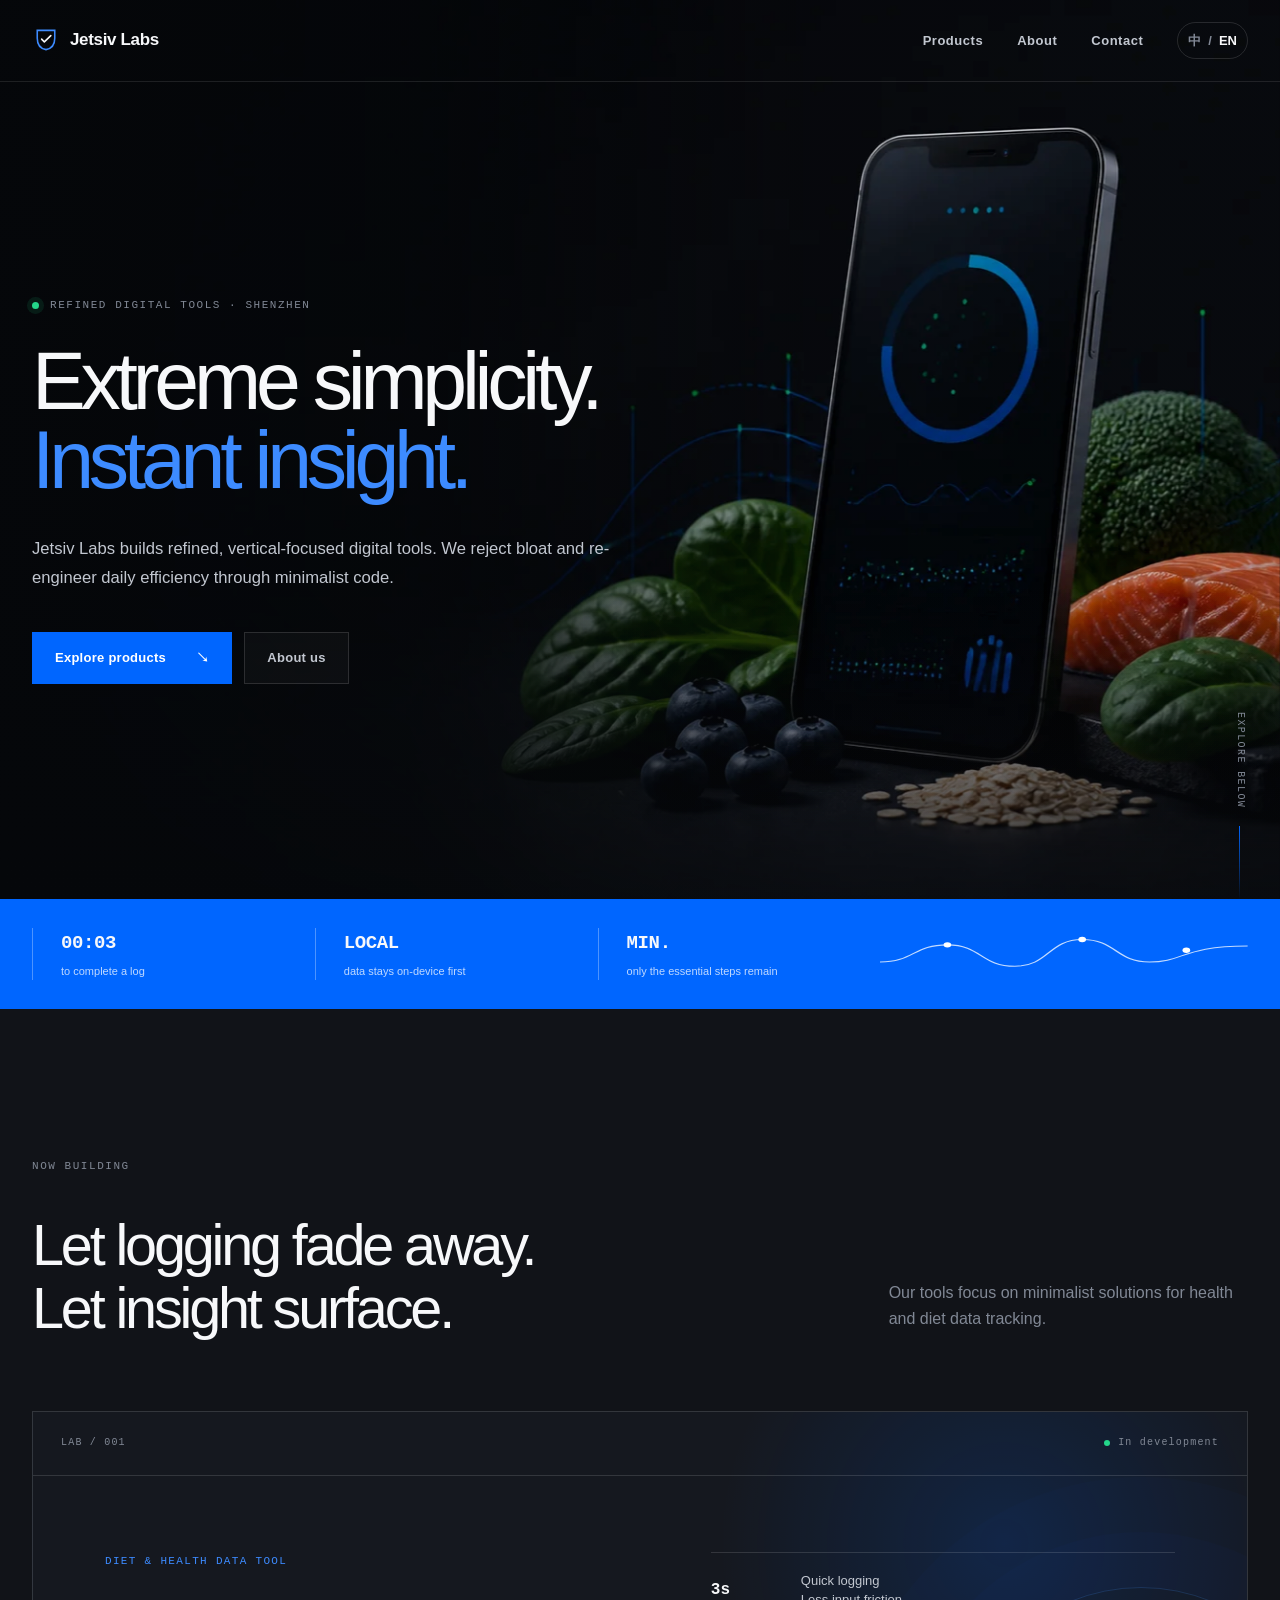
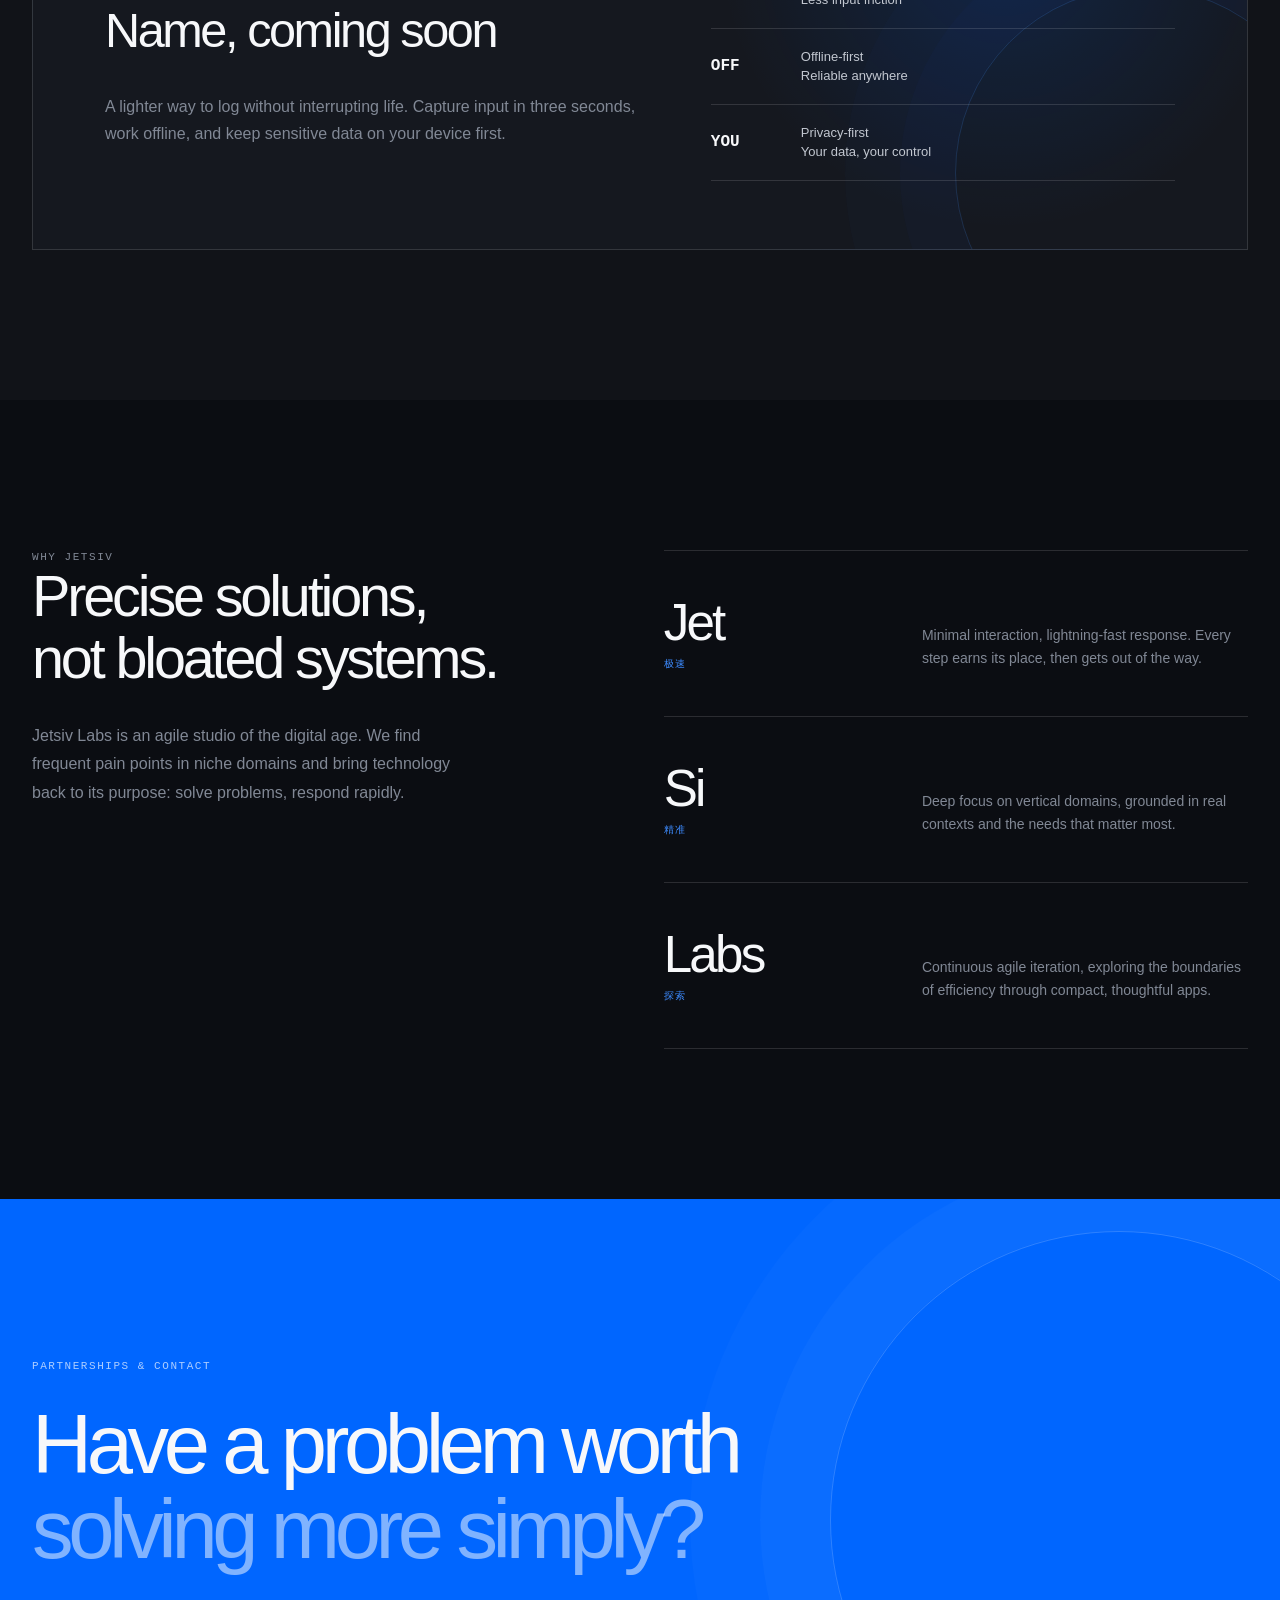
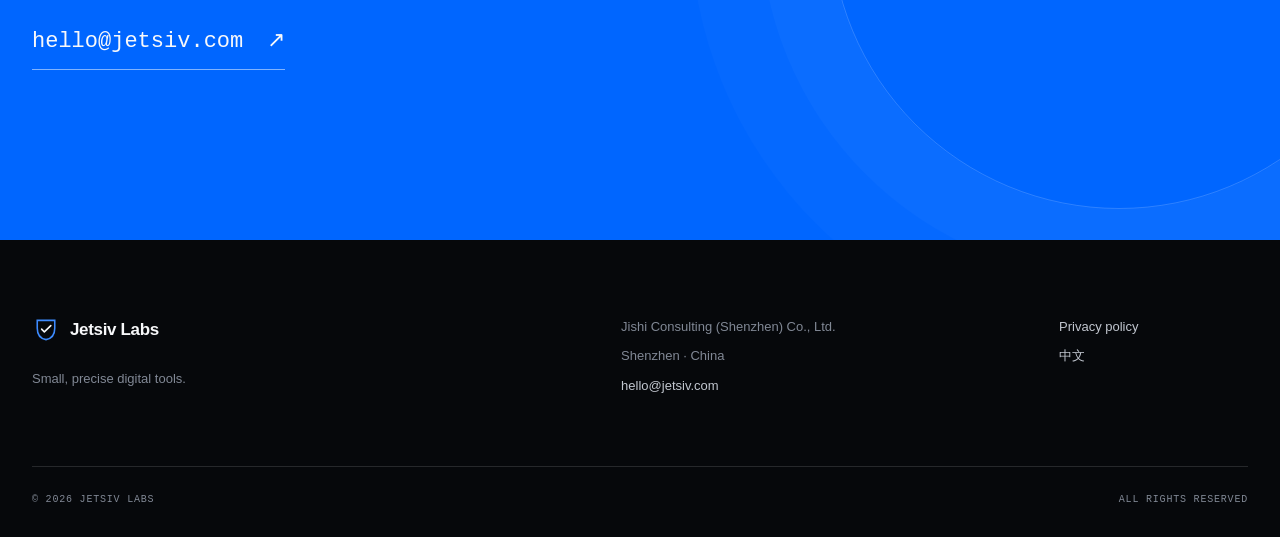
<file: index.html>
<!doctype html>
<html lang="zh-CN">
  <head>
    <meta charset="UTF-8">
    <meta name="viewport" content="width=device-width, initial-scale=1">
    <meta name="theme-color" content="#080a0e">
    <meta name="description" content="Jetsiv Labs 专注于构建极简、精准、尊重隐私的垂直数字工具。">
    <meta property="og:type" content="website">
    <meta property="og:title" content="Jetsiv Labs — 极致简洁，即刻洞察">
    <meta property="og:description" content="极简、精准、尊重隐私的垂直数字工具。">
    <meta property="og:image" content="assets/jetsiv-hero.png">
    <meta property="og:locale" content="zh_CN">
    <title>Jetsiv Labs — 极致简洁，即刻洞察</title>
    <link rel="icon" href="favicon.svg" type="image/svg+xml">
    <link rel="stylesheet" href="styles.css">
    <script type="application/ld+json">
      {
        "@context": "https://schema.org",
        "@type": "Organization",
        "name": "极时咨询（深圳）有限公司",
        "alternateName": "Jetsiv Labs",
        "email": "hello@jetsiv.com",
        "address": {
          "@type": "PostalAddress",
          "addressLocality": "深圳",
          "addressCountry": "CN"
        }
      }
    </script>
  </head>
  <body>
    <a class="skip-link" href="#main" data-i18n="skip">跳到主要内容</a>

    <header class="site-header" data-header>
      <a class="brand" href="#top" aria-label="Jetsiv Labs 首页">
        <svg class="brand-mark" viewBox="0 0 32 32" aria-hidden="true">
          <path d="M6 5h20v9c0 8-4.4 12-10 13-5.6-1-10-5-10-13V5Z" />
          <path d="m11 15 3.1 3.1L21.5 11" />
        </svg>
        <span>Jetsiv Labs</span>
      </a>

      <button class="nav-toggle" type="button" aria-expanded="false" aria-controls="site-nav" data-nav-toggle>
        <span class="sr-only" data-i18n="menu">打开菜单</span>
        <span></span><span></span>
      </button>

      <nav class="site-nav" id="site-nav" aria-label="主要导航" data-nav>
        <a href="#products" data-i18n="navProducts">探索</a>
        <a href="#about" data-i18n="navAbout">理念</a>
        <a href="#contact" data-i18n="navContact">联系</a>
        <button class="language-switch" type="button" data-language aria-label="Switch to English">
          <span class="language-active">中</span><span aria-hidden="true">/</span><span>EN</span>
        </button>
      </nav>
    </header>

    <main id="main">
      <section class="hero" id="top" aria-labelledby="hero-title">
        <picture>
          <source srcset="assets/jetsiv-hero.webp" type="image/webp">
          <img class="hero-image" src="assets/jetsiv-hero.png" alt="智能手机与健康食材构成的饮食数据记录场景" width="1672" height="941" fetchpriority="high">
        </picture>
        <div class="hero-shade"></div>
        <div class="hero-content shell">
          <p class="eyebrow hero-eyebrow"><span class="status-dot"></span><span data-i18n="heroEyebrow">精巧数字工具 · 深圳</span></p>
          <h1 id="hero-title" data-i18n="heroTitle">极致简洁，<br><em>即刻洞察。</em></h1>
          <p class="hero-copy" data-i18n="heroCopy">Jetsiv Labs 专注于构建垂直领域的精巧数字工具。我们拒绝臃肿，用极简代码重构你的日常效率。</p>
          <div class="hero-actions">
            <a class="button button-primary" href="#products"><span data-i18n="explore">探索我们的产品</span><span aria-hidden="true">↘</span></a>
            <a class="button button-quiet" href="#about" data-i18n="aboutUs">了解我们</a>
          </div>
        </div>
        <a class="scroll-cue" href="#products" aria-label="滚动到产品">
          <span data-i18n="scroll">向下探索</span><span class="scroll-line" aria-hidden="true"></span>
        </a>
      </section>

      <section class="signal-strip" aria-label="产品原则">
        <div class="signal-track shell">
          <div><span>00:03</span><small data-i18n="signalSpeed">完成一次记录</small></div>
          <div><span>LOCAL</span><small data-i18n="signalLocal">数据优先留在设备</small></div>
          <div><span>MIN.</span><small data-i18n="signalMin">只保留真正必要的步骤</small></div>
          <svg viewBox="0 0 240 42" preserveAspectRatio="none" aria-hidden="true">
            <path d="M0 28C22 28 22 12 44 12s22 20 44 20 22-25 44-25 22 21 44 21 22-15 64-15" />
            <circle cx="44" cy="12" r="2.5" /><circle cx="132" cy="7" r="2.5" /><circle cx="200" cy="17" r="2.5" />
          </svg>
        </div>
      </section>

      <section class="section products-section" id="products" aria-labelledby="products-title">
        <div class="shell">
          <div class="section-heading">
            <p class="eyebrow" data-i18n="productsEyebrow">正在构建</p>
            <h2 id="products-title" data-i18n="productsTitle">让记录退到幕后，<br>让洞察自然浮现。</h2>
            <p data-i18n="productsIntro">我们的工具专注于健康与饮食数据记录的极简方案。</p>
          </div>

          <article class="product-card">
            <div class="product-meta">
              <span class="product-index">LAB / 001</span>
              <span class="build-status"><i></i><span data-i18n="inDevelopment">研发中</span></span>
            </div>
            <div class="product-body">
              <div>
                <p class="product-kicker" data-i18n="productKicker">饮食与健康数据工具</p>
                <h3 data-i18n="productName">名称，即将揭晓</h3>
                <p class="product-description" data-i18n="productDescription">不打断生活的轻量记录方式。三秒完成输入，离线也能使用，敏感数据优先留在你的设备中。</p>
              </div>
              <ul class="feature-list">
                <li><span class="feature-number">3s</span><span data-i18n="featureQuick">极速记录<br>减少输入负担</span></li>
                <li><span class="feature-number">OFF</span><span data-i18n="featureOffline">离线优先<br>随时可靠可用</span></li>
                <li><span class="feature-number">YOU</span><span data-i18n="featurePrivacy">隐私优先<br>数据由你掌控</span></li>
              </ul>
            </div>
          </article>
        </div>
      </section>

      <section class="section about-section" id="about" aria-labelledby="about-title">
        <div class="shell about-grid">
          <div class="section-heading sticky-heading">
            <p class="eyebrow" data-i18n="aboutEyebrow">为什么是极时</p>
            <h2 id="about-title" data-i18n="aboutTitle">精准解法，<br>不做庞大系统。</h2>
            <p data-i18n="aboutIntro">“极时”并非传统咨询，而是数字时代的敏捷实验室。我们挖掘细分人群的高频痛点，让科技回归本质：解决问题，极速响应。</p>
          </div>

          <div class="principles">
            <article class="principle">
              <div class="principle-word">Jet<span>极速</span></div>
              <p data-i18n="jetText">交互极简，响应迅捷。每一步都经过取舍，用完即走。</p>
            </article>
            <article class="principle">
              <div class="principle-word">Si<span>精准</span></div>
              <p data-i18n="siText">深耕垂直领域，从真实场景出发，只解决最核心的需求。</p>
            </article>
            <article class="principle">
              <div class="principle-word">Labs<span>探索</span></div>
              <p data-i18n="labsText">持续敏捷迭代，用小而美的应用探索效率边界。</p>
            </article>
          </div>
        </div>
      </section>

      <section class="contact-section" id="contact" aria-labelledby="contact-title">
        <div class="shell contact-inner">
          <p class="eyebrow" data-i18n="contactEyebrow">合作与联系</p>
          <h2 id="contact-title" data-i18n="contactTitle">有一个值得被<br><em>更简单解决</em>的问题？</h2>
          <a class="contact-link" href="mailto:hello@jetsiv.com">hello@jetsiv.com <span aria-hidden="true">↗</span></a>
        </div>
      </section>
    </main>

    <footer class="site-footer">
      <div class="shell footer-grid">
        <div>
          <a class="brand footer-brand" href="#top">
            <svg class="brand-mark" viewBox="0 0 32 32" aria-hidden="true"><path d="M6 5h20v9c0 8-4.4 12-10 13-5.6-1-10-5-10-13V5Z" /><path d="m11 15 3.1 3.1L21.5 11" /></svg>
            <span>Jetsiv Labs</span>
          </a>
          <p data-i18n="footerTagline">小而精准的数字工具。</p>
        </div>
        <div class="footer-info">
          <p data-i18n="company">极时咨询（深圳）有限公司</p>
          <p data-i18n="location">中国 · 深圳</p>
          <a href="mailto:hello@jetsiv.com">hello@jetsiv.com</a>
        </div>
        <div class="footer-links">
          <a href="privacy.html" data-i18n="privacy">隐私政策</a>
          <button type="button" data-language data-i18n="languageName">English</button>
        </div>
      </div>
      <div class="shell footer-bottom">
        <span>© 2026 Jetsiv Labs</span>
        <span data-i18n="rights">保留所有权利</span>
      </div>
    </footer>

    <script src="app.js" defer></script>
  </body>
</html>
</file>
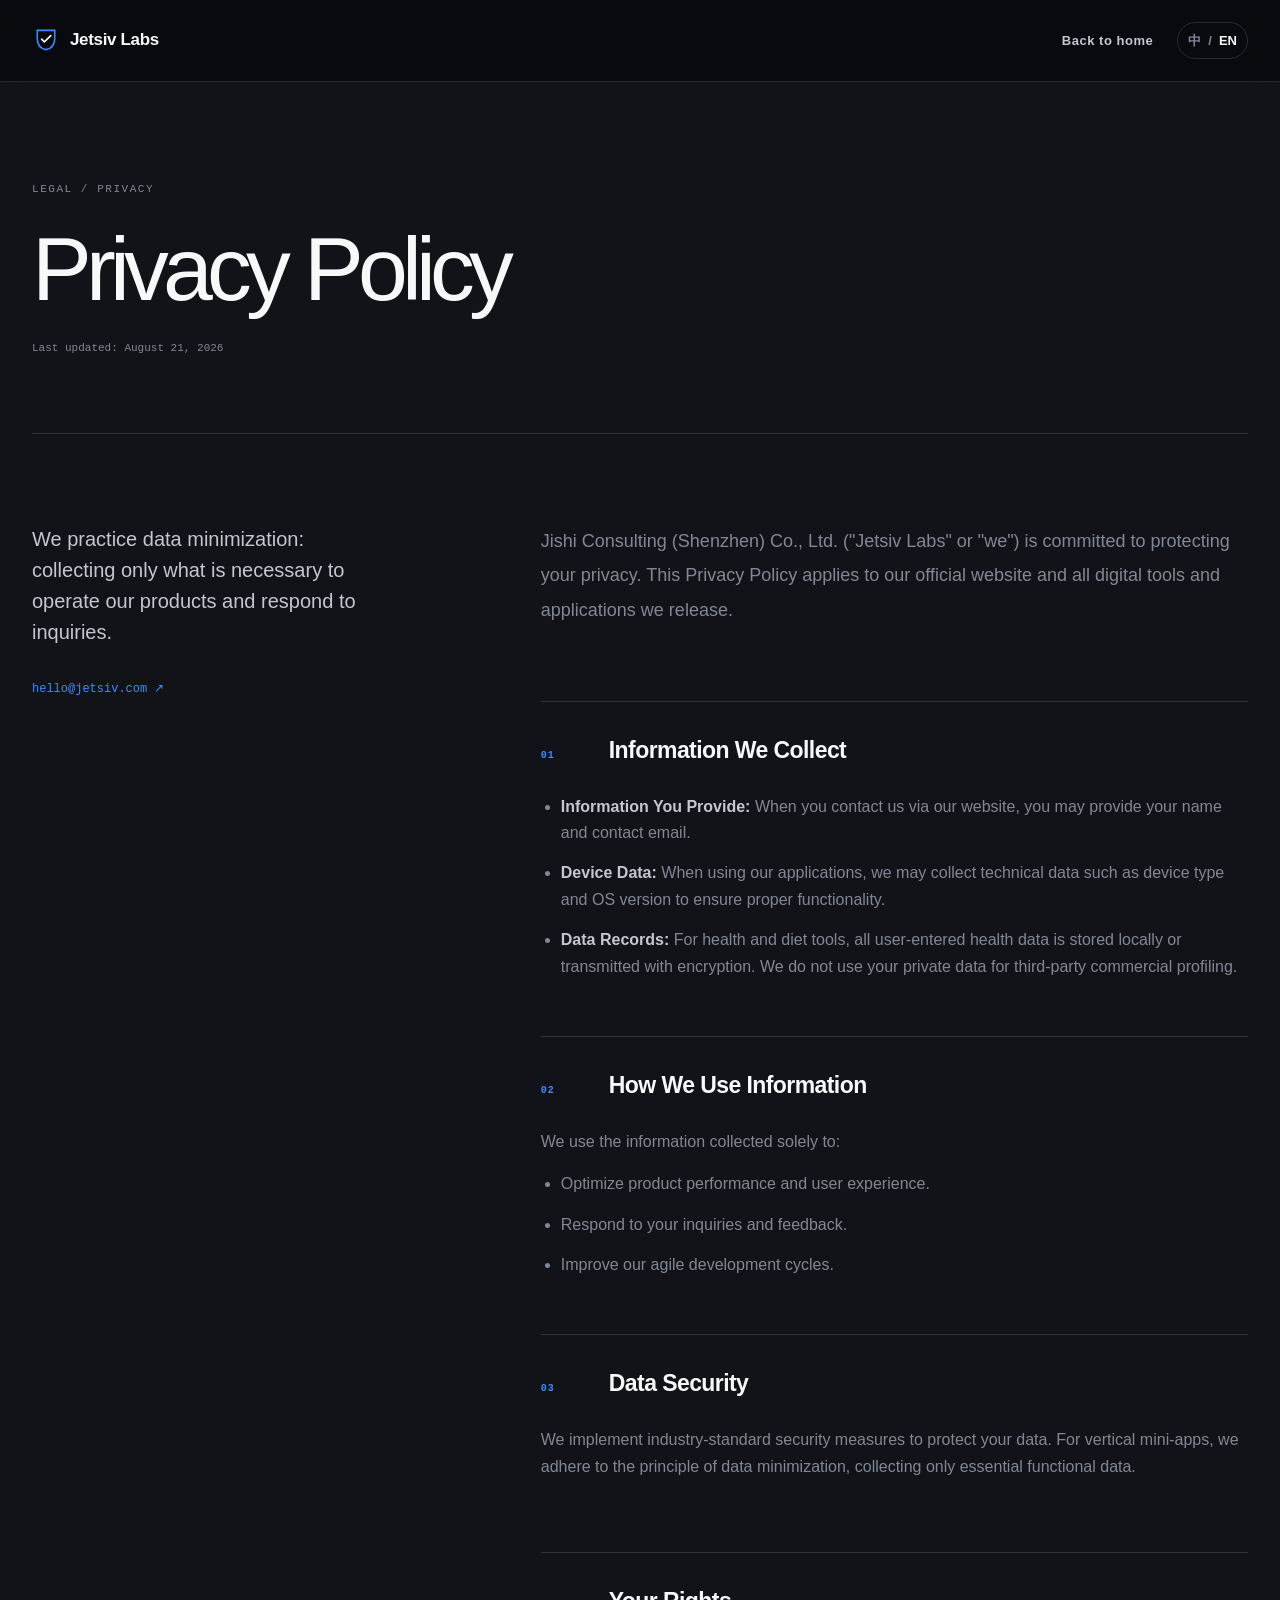
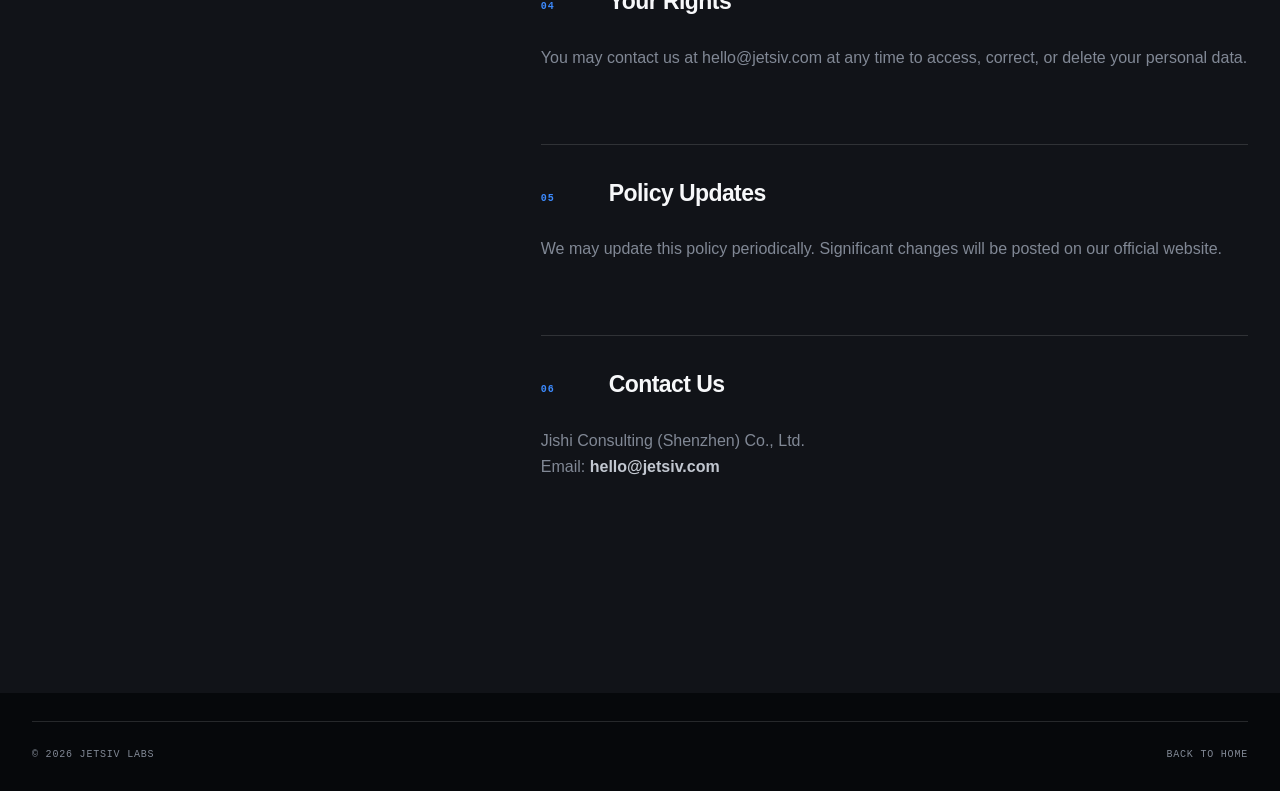
<file: privacy.html>
<!doctype html>
<html lang="zh-CN">
  <head>
    <meta charset="UTF-8">
    <meta name="viewport" content="width=device-width, initial-scale=1">
    <meta name="theme-color" content="#080a0e">
    <meta name="description" content="Jetsiv Labs 隐私政策。">
    <title>隐私政策 — Jetsiv Labs</title>
    <link rel="icon" href="favicon.svg" type="image/svg+xml">
    <link rel="stylesheet" href="styles.css">
  </head>
  <body class="legal-page">
    <a class="skip-link" href="#main" data-i18n="skip">跳到主要内容</a>
    <header class="site-header header-solid" data-header>
      <a class="brand" href="index.html" aria-label="Jetsiv Labs 首页">
        <svg class="brand-mark" viewBox="0 0 32 32" aria-hidden="true"><path d="M6 5h20v9c0 8-4.4 12-10 13-5.6-1-10-5-10-13V5Z" /><path d="m11 15 3.1 3.1L21.5 11" /></svg>
        <span>Jetsiv Labs</span>
      </a>
      <nav class="site-nav legal-nav" aria-label="辅助导航">
        <a href="index.html" data-i18n="backHome">返回首页</a>
        <button class="language-switch" type="button" data-language aria-label="Switch to English"><span class="language-active">中</span><span aria-hidden="true">/</span><span>EN</span></button>
      </nav>
    </header>

    <main id="main" class="legal-main">
      <header class="legal-hero shell">
        <p class="eyebrow">LEGAL / PRIVACY</p>
        <h1 data-i18n="privacyTitle">隐私政策</h1>
        <p data-i18n="lastUpdated">最后更新日期：2026年8月21日</p>
      </header>

      <div class="legal-layout shell">
        <aside class="legal-summary">
          <p data-i18n="privacyPromise">我们坚持数据最小化：只收集产品正常运行与回应咨询所必需的信息。</p>
          <a href="mailto:hello@jetsiv.com">hello@jetsiv.com <span aria-hidden="true">↗</span></a>
        </aside>

        <article class="legal-content">
          <p data-i18n="privacyLead">极时咨询（深圳）有限公司（以下简称“Jetsiv Labs”或“我们”）致力于保护您的隐私。本隐私政策适用于我们的官网及未来发布的各类数字工具与应用程序。</p>

          <section>
            <h2><span>01</span><span data-i18n="privacyH1">我们收集的信息</span></h2>
            <ul>
              <li data-i18n="privacyInfo1"><strong>用户提供的信息：</strong>当您通过官网联系我们时，您可能提供姓名、联系邮箱等信息。</li>
              <li data-i18n="privacyInfo2"><strong>设备数据：</strong>当您使用我们的应用程序时，为了保证 App 的功能运行，我们可能会收集设备类型、操作系统版本等技术数据。</li>
              <li data-i18n="privacyInfo3"><strong>数据记录：</strong>对于饮食/健康类工具，用户录入的所有健康与饮食数据，默认采用本地存储或加密传输，我们不会将您的个人隐私数据用于第三方商业推广。</li>
            </ul>
          </section>

          <section>
            <h2><span>02</span><span data-i18n="privacyH2">信息的使用</span></h2>
            <p data-i18n="privacyUseIntro">我们收集的信息仅用于：</p>
            <ul>
              <li data-i18n="privacyUse1">优化产品性能与用户体验。</li>
              <li data-i18n="privacyUse2">响应您的咨询请求与服务反馈。</li>
              <li data-i18n="privacyUse3">改进我们的敏捷开发迭代。</li>
            </ul>
          </section>

          <section>
            <h2><span>03</span><span data-i18n="privacyH3">数据安全</span></h2>
            <p data-i18n="privacySecurity">我们采取行业标准的加密措施，确保您的数据不被未经授权地访问、公开或篡改。对于垂直类小 App，我们坚持“数据最小化”原则，只收集必要的功能性数据。</p>
          </section>

          <section>
            <h2><span>04</span><span data-i18n="privacyH4">您的权利</span></h2>
            <p data-i18n="privacyRights">您可以随时通过官方邮箱 hello@jetsiv.com 联系我们，要求查阅、修改或删除您的个人数据。</p>
          </section>

          <section>
            <h2><span>05</span><span data-i18n="privacyH5">政策更新</span></h2>
            <p data-i18n="privacyUpdates">我们可能不定期更新本政策。重大变更将在官网公示。</p>
          </section>

          <section>
            <h2><span>06</span><span data-i18n="privacyH6">联系我们</span></h2>
            <p><span data-i18n="company">极时咨询（深圳）有限公司</span><br><span data-i18n="emailLabel">邮箱：</span><a href="mailto:hello@jetsiv.com">hello@jetsiv.com</a></p>
          </section>
        </article>
      </div>
    </main>

    <footer class="site-footer legal-footer">
      <div class="shell footer-bottom"><span>© 2026 Jetsiv Labs</span><a href="index.html" data-i18n="backHome">返回首页</a></div>
    </footer>
    <script src="app.js" defer></script>
  </body>
</html>
</file>
<file: styles.css>
:root {
  --ink: #080a0e;
  --ink-soft: #111318;
  --panel: #15181f;
  --panel-light: #1b1f27;
  --white: #f7f8fa;
  --silver: #c2c7d0;
  --muted: #818895;
  --line: rgba(255, 255, 255, 0.13);
  --blue: #0066ff;
  --blue-light: #3d8bff;
  --green: #24d68a;
  --shell: min(1240px, calc(100vw - 64px));
  --header-height: 82px;
  --ease: cubic-bezier(0.22, 1, 0.36, 1);
}

* {
  box-sizing: border-box;
}

html {
  scroll-behavior: smooth;
  scroll-padding-top: var(--header-height);
}

body {
  margin: 0;
  color: var(--white);
  background: var(--ink);
  font-family: "Avenir Next", "Helvetica Neue", "PingFang SC", "Microsoft YaHei", sans-serif;
  font-size: 16px;
  line-height: 1.65;
  text-rendering: optimizeLegibility;
  -webkit-font-smoothing: antialiased;
}

body.nav-open {
  overflow: hidden;
}

a {
  color: inherit;
  text-decoration: none;
}

button,
a {
  -webkit-tap-highlight-color: transparent;
}

button {
  color: inherit;
  font: inherit;
}

img,
svg {
  display: block;
}

em {
  color: var(--blue-light);
  font-style: normal;
}

::selection {
  color: #fff;
  background: var(--blue);
}

:focus-visible {
  outline: 2px solid var(--blue-light);
  outline-offset: 4px;
}

.shell {
  width: var(--shell);
  margin-inline: auto;
}

.sr-only {
  position: absolute;
  width: 1px;
  height: 1px;
  padding: 0;
  margin: -1px;
  overflow: hidden;
  clip: rect(0, 0, 0, 0);
  white-space: nowrap;
  border: 0;
}

.skip-link {
  position: fixed;
  z-index: 1000;
  top: 10px;
  left: 10px;
  padding: 10px 16px;
  color: #fff;
  background: var(--blue);
  transform: translateY(-150%);
  transition: transform 0.2s;
}

.skip-link:focus {
  transform: translateY(0);
}

.site-header {
  position: absolute;
  z-index: 100;
  top: 0;
  left: 0;
  display: flex;
  width: 100%;
  height: var(--header-height);
  align-items: center;
  justify-content: space-between;
  padding-inline: max(32px, calc((100vw - 1240px) / 2));
  border-bottom: 1px solid rgba(255, 255, 255, 0.1);
  transition: background 0.3s, border-color 0.3s;
}

.header-solid,
.site-header.is-scrolled {
  position: fixed;
  background: rgba(8, 10, 14, 0.88);
  border-color: var(--line);
  backdrop-filter: blur(18px);
  -webkit-backdrop-filter: blur(18px);
}

.brand {
  display: inline-flex;
  align-items: center;
  gap: 10px;
  font-size: 17px;
  font-weight: 650;
  letter-spacing: -0.02em;
}

.brand-mark {
  width: 28px;
  height: 28px;
}

.brand-mark path:first-child {
  fill: none;
  stroke: var(--blue-light);
  stroke-width: 1.8;
}

.brand-mark path:last-child {
  fill: none;
  stroke: var(--white);
  stroke-linecap: round;
  stroke-linejoin: round;
  stroke-width: 1.8;
}

.site-nav {
  display: flex;
  align-items: center;
  gap: 34px;
  font-size: 13px;
  font-weight: 600;
  letter-spacing: 0.04em;
}

.site-nav > a {
  color: var(--silver);
  transition: color 0.2s;
}

.site-nav > a:hover {
  color: var(--white);
}

.language-switch,
.footer-links button {
  display: inline-flex;
  align-items: center;
  gap: 7px;
  padding: 7px 10px;
  color: var(--muted);
  background: transparent;
  border: 1px solid var(--line);
  border-radius: 999px;
  cursor: pointer;
}

.language-switch .language-active {
  color: var(--white);
}

.nav-toggle {
  display: none;
}

.hero {
  position: relative;
  min-height: 780px;
  height: 100svh;
  max-height: 980px;
  overflow: hidden;
  isolation: isolate;
}

.hero-image {
  position: absolute;
  z-index: -3;
  inset: 0;
  width: 100%;
  height: 100%;
  object-fit: cover;
  object-position: center;
  animation: hero-arrive 1.4s var(--ease) both;
}

.hero-shade {
  position: absolute;
  z-index: -2;
  inset: 0;
  background:
    linear-gradient(90deg, rgba(5, 7, 10, 0.98) 0%, rgba(5, 7, 10, 0.82) 32%, rgba(5, 7, 10, 0.15) 63%, rgba(5, 7, 10, 0.12) 100%),
    linear-gradient(0deg, rgba(8, 10, 14, 0.8) 0%, transparent 35%);
}

.hero-content {
  display: flex;
  min-height: inherit;
  height: 100%;
  flex-direction: column;
  align-items: flex-start;
  justify-content: center;
  padding-top: var(--header-height);
}

.eyebrow {
  display: flex;
  align-items: center;
  gap: 11px;
  margin: 0 0 28px;
  color: var(--muted);
  font-family: "SFMono-Regular", Consolas, "Liberation Mono", monospace;
  font-size: 11px;
  font-weight: 500;
  letter-spacing: 0.14em;
  line-height: 1.4;
  text-transform: uppercase;
}

.hero-eyebrow,
.hero h1,
.hero-copy,
.hero-actions {
  animation: content-rise 0.9s var(--ease) both;
}

.hero h1 {
  margin: 0;
  font-size: clamp(56px, 6.3vw, 94px);
  font-weight: 520;
  letter-spacing: -0.065em;
  line-height: 0.98;
  animation-delay: 0.08s;
}

.hero-copy {
  max-width: 610px;
  margin: 34px 0 0;
  color: var(--silver);
  font-size: clamp(16px, 1.3vw, 19px);
  line-height: 1.75;
  animation-delay: 0.16s;
}

.hero-actions {
  display: flex;
  gap: 12px;
  margin-top: 40px;
  animation-delay: 0.24s;
}

.button {
  display: inline-flex;
  min-height: 52px;
  align-items: center;
  justify-content: center;
  gap: 30px;
  padding: 0 22px;
  border: 1px solid transparent;
  font-size: 13px;
  font-weight: 650;
  letter-spacing: 0.02em;
  transition: color 0.25s, background 0.25s, border-color 0.25s, transform 0.25s;
}

.button:hover {
  transform: translateY(-2px);
}

.button-primary {
  color: #fff;
  background: var(--blue);
}

.button-primary:hover {
  background: #1673ff;
}

.button-quiet {
  color: var(--silver);
  border-color: var(--line);
  background: rgba(255, 255, 255, 0.03);
}

.button-quiet:hover {
  color: #fff;
  border-color: rgba(255, 255, 255, 0.35);
}

.status-dot {
  width: 7px;
  height: 7px;
  background: var(--green);
  border-radius: 50%;
  box-shadow: 0 0 0 5px rgba(36, 214, 138, 0.1);
}

.scroll-cue {
  position: absolute;
  right: max(32px, calc((100vw - 1240px) / 2));
  bottom: 0;
  display: flex;
  align-items: center;
  gap: 18px;
  color: var(--muted);
  font-family: "SFMono-Regular", Consolas, monospace;
  font-size: 10px;
  letter-spacing: 0.14em;
  text-transform: uppercase;
  writing-mode: vertical-rl;
}

.scroll-line {
  width: 1px;
  height: 74px;
  background: linear-gradient(var(--blue), transparent);
}

.signal-strip {
  position: relative;
  z-index: 2;
  min-height: 110px;
  margin-top: -1px;
  background: var(--blue);
}

.signal-track {
  display: grid;
  min-height: 110px;
  grid-template-columns: repeat(3, 1fr) 1.3fr;
  align-items: center;
}

.signal-track > div {
  display: flex;
  min-height: 52px;
  flex-direction: column;
  justify-content: center;
  padding-left: 28px;
  border-left: 1px solid rgba(255, 255, 255, 0.3);
}

.signal-track span {
  font-family: "SFMono-Regular", Consolas, monospace;
  font-size: 19px;
  font-weight: 600;
  letter-spacing: -0.02em;
}

.signal-track small {
  margin-top: 2px;
  color: rgba(255, 255, 255, 0.75);
  font-size: 11px;
}

.signal-track svg {
  width: 100%;
  height: 45px;
}

.signal-track path {
  fill: none;
  stroke: rgba(255, 255, 255, 0.76);
  stroke-width: 1;
}

.signal-track circle {
  fill: #fff;
}

.section {
  padding: 150px 0;
}

.section-heading {
  display: grid;
  grid-template-columns: minmax(0, 1.25fr) minmax(260px, 0.55fr);
  gap: 40px;
  align-items: end;
  margin-bottom: 72px;
}

.section-heading .eyebrow {
  grid-column: 1 / -1;
  margin-bottom: 0;
}

.section-heading h2 {
  margin: 0;
  font-size: clamp(40px, 4.5vw, 68px);
  font-weight: 510;
  letter-spacing: -0.055em;
  line-height: 1.08;
}

.section-heading > p:last-child {
  max-width: 420px;
  margin: 0 0 6px;
  color: var(--muted);
  font-size: 16px;
}

.products-section {
  background: var(--ink-soft);
}

.product-card {
  position: relative;
  overflow: hidden;
  border: 1px solid var(--line);
  background:
    radial-gradient(circle at 80% 30%, rgba(0, 102, 255, 0.16), transparent 28%),
    var(--panel);
}

.product-card::after {
  position: absolute;
  right: -80px;
  bottom: -110px;
  width: 370px;
  height: 370px;
  border: 1px solid rgba(61, 139, 255, 0.2);
  border-radius: 50%;
  box-shadow: 0 0 0 55px rgba(0, 102, 255, 0.025), 0 0 0 110px rgba(0, 102, 255, 0.02);
  content: "";
  pointer-events: none;
}

.product-meta {
  display: flex;
  min-height: 64px;
  align-items: center;
  justify-content: space-between;
  padding: 0 28px;
  border-bottom: 1px solid var(--line);
  color: var(--muted);
  font-family: "SFMono-Regular", Consolas, monospace;
  font-size: 10px;
  letter-spacing: 0.12em;
}

.build-status {
  display: inline-flex;
  align-items: center;
  gap: 8px;
}

.build-status i {
  width: 6px;
  height: 6px;
  background: var(--green);
  border-radius: 50%;
}

.product-body {
  position: relative;
  z-index: 1;
  display: grid;
  grid-template-columns: 1.15fr 1fr;
  gap: 72px;
  padding: 76px 72px 68px;
}

.product-kicker {
  margin: 0 0 20px;
  color: var(--blue-light);
  font-family: "SFMono-Regular", Consolas, monospace;
  font-size: 11px;
  letter-spacing: 0.12em;
  text-transform: uppercase;
}

.product-body h3 {
  margin: 0;
  font-size: clamp(34px, 3.8vw, 54px);
  font-weight: 520;
  letter-spacing: -0.05em;
}

.product-description {
  max-width: 550px;
  margin: 24px 0 0;
  color: var(--muted);
}

.feature-list {
  display: grid;
  align-self: stretch;
  margin: 0;
  padding: 0;
  list-style: none;
}

.feature-list li {
  display: grid;
  grid-template-columns: 70px 1fr;
  align-items: center;
  gap: 20px;
  padding: 18px 0;
  border-top: 1px solid var(--line);
  color: var(--silver);
  font-size: 13px;
  line-height: 1.5;
}

.feature-list li:last-child {
  border-bottom: 1px solid var(--line);
}

.feature-number {
  color: var(--white);
  font-family: "SFMono-Regular", Consolas, monospace;
  font-size: 16px;
  font-weight: 600;
}

.about-section {
  background: #0b0d12;
}

.about-grid {
  display: grid;
  grid-template-columns: minmax(320px, 0.9fr) minmax(450px, 1.1fr);
  gap: 12vw;
  align-items: start;
}

.about-grid .section-heading {
  display: block;
  margin: 0;
}

.sticky-heading {
  position: sticky;
  top: 140px;
}

.about-grid .section-heading h2 {
  margin-bottom: 32px;
}

.about-grid .section-heading > p:last-child {
  line-height: 1.8;
}

.principles {
  border-top: 1px solid var(--line);
}

.principle {
  display: grid;
  grid-template-columns: 0.7fr 1fr;
  gap: 30px;
  align-items: end;
  padding: 46px 0;
  border-bottom: 1px solid var(--line);
}

.principle-word {
  color: var(--white);
  font-size: clamp(40px, 4vw, 62px);
  font-weight: 520;
  letter-spacing: -0.055em;
  line-height: 1;
}

.principle-word span {
  display: block;
  margin-top: 12px;
  color: var(--blue-light);
  font-family: "SFMono-Regular", Consolas, monospace;
  font-size: 10px;
  letter-spacing: 0.16em;
}

.principle p {
  margin: 0;
  color: var(--muted);
  font-size: 14px;
}

.contact-section {
  position: relative;
  overflow: hidden;
  padding: 160px 0 170px;
  background: var(--blue);
}

.contact-section::after {
  position: absolute;
  top: 50%;
  right: -10vw;
  width: 45vw;
  height: 45vw;
  border: 1px solid rgba(255, 255, 255, 0.18);
  border-radius: 50%;
  box-shadow: 0 0 0 70px rgba(255, 255, 255, 0.025), 0 0 0 140px rgba(255, 255, 255, 0.02);
  content: "";
  transform: translateY(-50%);
}

.contact-inner {
  position: relative;
  z-index: 1;
}

.contact-section .eyebrow {
  color: rgba(255, 255, 255, 0.68);
}

.contact-section h2 {
  max-width: 940px;
  margin: 0;
  font-size: clamp(48px, 6.5vw, 88px);
  font-weight: 510;
  letter-spacing: -0.065em;
  line-height: 1.02;
}

.contact-section em {
  color: rgba(255, 255, 255, 0.5);
}

.contact-link {
  display: inline-flex;
  align-items: center;
  gap: 24px;
  margin-top: 52px;
  padding-bottom: 8px;
  border-bottom: 1px solid rgba(255, 255, 255, 0.5);
  font-family: "SFMono-Regular", Consolas, monospace;
  font-size: clamp(16px, 1.8vw, 22px);
  transition: gap 0.25s var(--ease), border-color 0.25s;
}

.contact-link:hover {
  gap: 34px;
  border-color: #fff;
}

.site-footer {
  padding: 76px 0 28px;
  color: var(--muted);
  background: #06080b;
}

.footer-grid {
  display: grid;
  grid-template-columns: 1.4fr 1fr 0.5fr;
  gap: 60px;
  padding-bottom: 70px;
}

.footer-brand {
  color: var(--white);
}

.footer-grid > div:first-child p {
  margin: 16px 0 0;
  font-size: 13px;
}

.footer-info,
.footer-links {
  display: flex;
  flex-direction: column;
  align-items: flex-start;
  gap: 8px;
  font-size: 13px;
}

.footer-info p {
  margin: 0;
}

.footer-info a,
.footer-links a {
  color: var(--silver);
}

.footer-links button {
  padding: 0;
  border: 0;
  color: var(--silver);
}

.footer-bottom {
  display: flex;
  align-items: center;
  justify-content: space-between;
  padding-top: 25px;
  border-top: 1px solid var(--line);
  font-family: "SFMono-Regular", Consolas, monospace;
  font-size: 10px;
  letter-spacing: 0.08em;
  text-transform: uppercase;
}

/* Legal */
.legal-page {
  background: var(--ink-soft);
}

.legal-main {
  padding-top: var(--header-height);
}

.legal-nav {
  gap: 24px;
}

.legal-hero {
  padding-top: 100px;
  padding-bottom: 76px;
  border-bottom: 1px solid var(--line);
}

.legal-hero h1 {
  margin: 0;
  font-size: clamp(54px, 7vw, 96px);
  font-weight: 510;
  letter-spacing: -0.065em;
  line-height: 1;
}

.legal-hero > p:last-child {
  margin: 24px 0 0;
  color: var(--muted);
  font-family: "SFMono-Regular", Consolas, monospace;
  font-size: 11px;
}

.legal-layout {
  display: grid;
  grid-template-columns: 0.7fr 1.3fr;
  gap: 10vw;
  padding-top: 90px;
  padding-bottom: 140px;
}

.legal-summary {
  position: sticky;
  top: 140px;
  align-self: start;
}

.legal-summary p {
  max-width: 330px;
  margin: 0 0 26px;
  color: var(--silver);
  font-size: 20px;
  line-height: 1.55;
}

.legal-summary a {
  color: var(--blue-light);
  font-family: "SFMono-Regular", Consolas, monospace;
  font-size: 12px;
}

.legal-content > p {
  margin: 0 0 74px;
  color: var(--silver);
  font-size: 18px;
  line-height: 1.9;
}

.legal-content section {
  padding: 0 0 56px;
}

.legal-content h2 {
  display: grid;
  grid-template-columns: 50px 1fr;
  gap: 18px;
  align-items: baseline;
  margin: 0 0 24px;
  padding-top: 30px;
  border-top: 1px solid var(--line);
  font-size: 23px;
  font-weight: 550;
  letter-spacing: -0.025em;
}

.legal-content h2 > span:first-child {
  color: var(--blue-light);
  font-family: "SFMono-Regular", Consolas, monospace;
  font-size: 10px;
  letter-spacing: 0.1em;
}

.legal-content p,
.legal-content li {
  color: var(--muted);
}

.legal-content ul {
  margin: 0;
  padding-left: 20px;
}

.legal-content li + li {
  margin-top: 14px;
}

.legal-content strong,
.legal-content a {
  color: var(--silver);
  font-weight: 550;
}

.legal-footer {
  padding-top: 28px;
}

/* 404 */
.error-page {
  min-height: 100vh;
  display: grid;
  place-items: center;
  padding: 32px;
  background: radial-gradient(circle at 70% 40%, rgba(0, 102, 255, 0.15), transparent 25%), var(--ink);
}

.error-content {
  width: min(720px, 100%);
}

.error-content .brand {
  margin-bottom: 100px;
}

.error-content h1 {
  margin: 0;
  font-size: clamp(44px, 7vw, 76px);
  font-weight: 520;
  letter-spacing: -0.06em;
  line-height: 1.05;
}

.error-content > p:not(.eyebrow) {
  margin: 26px 0 38px;
  color: var(--muted);
}

@keyframes hero-arrive {
  from { opacity: 0; transform: scale(1.035); }
  to { opacity: 1; transform: scale(1); }
}

@keyframes content-rise {
  from { opacity: 0; transform: translateY(24px); }
  to { opacity: 1; transform: translateY(0); }
}

@media (max-width: 900px) {
  :root {
    --shell: min(100% - 40px, 720px);
    --header-height: 70px;
  }

  .site-header {
    padding-inline: 20px;
  }

  .nav-toggle {
    position: relative;
    z-index: 2;
    display: grid;
    width: 42px;
    height: 42px;
    place-content: center;
    gap: 6px;
    padding: 0;
    background: transparent;
    border: 1px solid var(--line);
    cursor: pointer;
  }

  .nav-toggle > span:not(.sr-only) {
    display: block;
    width: 18px;
    height: 1px;
    background: #fff;
    transition: transform 0.25s;
  }

  .nav-toggle[aria-expanded="true"] > span:nth-last-child(2) {
    transform: translateY(3.5px) rotate(45deg);
  }

  .nav-toggle[aria-expanded="true"] > span:last-child {
    transform: translateY(-3.5px) rotate(-45deg);
  }

  .site-nav:not(.legal-nav) {
    position: fixed;
    inset: 0;
    display: flex;
    flex-direction: column;
    align-items: flex-start;
    justify-content: center;
    gap: 28px;
    padding: 88px 40px 40px;
    background: rgba(8, 10, 14, 0.98);
    font-size: 30px;
    letter-spacing: -0.03em;
    opacity: 0;
    pointer-events: none;
    transform: translateY(-10px);
    transition: opacity 0.25s, transform 0.25s;
  }

  .site-nav.is-open {
    opacity: 1;
    pointer-events: auto;
    transform: translateY(0);
  }

  .site-nav:not(.legal-nav) .language-switch {
    margin-top: 20px;
    font-size: 14px;
    letter-spacing: 0.04em;
  }

  .hero {
    min-height: 720px;
  }

  .hero-image {
    object-position: 62% center;
  }

  .hero-shade {
    background:
      linear-gradient(90deg, rgba(5, 7, 10, 0.98) 0%, rgba(5, 7, 10, 0.84) 45%, rgba(5, 7, 10, 0.35) 100%),
      linear-gradient(0deg, rgba(8, 10, 14, 0.88) 0%, transparent 45%);
  }

  .hero-copy {
    max-width: 540px;
  }

  .signal-track {
    grid-template-columns: repeat(3, 1fr);
  }

  .signal-track svg {
    display: none;
  }

  .section-heading {
    grid-template-columns: 1fr;
  }

  .section-heading .eyebrow {
    grid-column: auto;
  }

  .product-body {
    grid-template-columns: 1fr;
    gap: 50px;
    padding: 58px 48px;
  }

  .about-grid {
    grid-template-columns: 1fr;
    gap: 80px;
  }

  .sticky-heading,
  .legal-summary {
    position: static;
  }

  .legal-layout {
    grid-template-columns: 1fr;
    gap: 70px;
  }

  .footer-grid {
    grid-template-columns: 1fr 1fr;
  }

  .footer-grid > div:first-child {
    grid-column: 1 / -1;
  }
}

@media (max-width: 600px) {
  :root {
    --shell: calc(100% - 36px);
  }

  .hero {
    min-height: 690px;
    height: 100svh;
  }

  .hero-image {
    object-position: 65% center;
  }

  .hero-shade {
    background:
      linear-gradient(90deg, rgba(5, 7, 10, 0.97), rgba(5, 7, 10, 0.65)),
      linear-gradient(0deg, rgba(8, 10, 14, 0.95) 0%, transparent 60%);
  }

  .hero-content {
    justify-content: flex-end;
    padding-bottom: 96px;
  }

  .hero h1 {
    font-size: clamp(46px, 13.5vw, 62px);
  }

  .hero-copy {
    margin-top: 24px;
    font-size: 15px;
    line-height: 1.7;
  }

  .hero-actions {
    width: 100%;
    margin-top: 30px;
  }

  .hero-actions .button {
    flex: 1;
    padding-inline: 15px;
  }

  .hero-actions .button-primary {
    gap: 14px;
  }

  .scroll-cue {
    display: none;
  }

  .signal-strip,
  .signal-track {
    min-height: auto;
  }

  .signal-track {
    width: 100%;
    grid-template-columns: repeat(3, 1fr);
  }

  .signal-track > div {
    min-height: 92px;
    padding: 16px 10px 14px 18px;
  }

  .signal-track > div:first-child {
    border-left: 0;
  }

  .signal-track span {
    font-size: 14px;
  }

  .signal-track small {
    font-size: 9px;
    line-height: 1.35;
  }

  .section {
    padding: 100px 0;
  }

  .section-heading {
    gap: 26px;
    margin-bottom: 50px;
  }

  .section-heading h2 {
    font-size: 39px;
  }

  .product-meta {
    padding-inline: 18px;
  }

  .product-body {
    gap: 42px;
    padding: 44px 24px 34px;
  }

  .product-body h3 {
    font-size: 36px;
  }

  .product-card::after {
    opacity: 0.5;
  }

  .about-grid {
    gap: 64px;
  }

  .principle {
    grid-template-columns: 1fr;
    gap: 20px;
  }

  .contact-section {
    padding: 110px 0 120px;
  }

  .contact-section h2 {
    font-size: 48px;
  }

  .footer-grid {
    grid-template-columns: 1fr;
    gap: 40px;
    padding-bottom: 50px;
  }

  .footer-grid > div:first-child {
    grid-column: auto;
  }

  .legal-nav > a {
    display: none;
  }

  .legal-hero {
    padding-top: 72px;
    padding-bottom: 54px;
  }

  .legal-layout {
    padding-top: 60px;
    padding-bottom: 90px;
  }

  .legal-content > p {
    margin-bottom: 54px;
    font-size: 16px;
  }

  .legal-content h2 {
    grid-template-columns: 34px 1fr;
    gap: 10px;
    font-size: 20px;
  }
}

@media (prefers-reduced-motion: reduce) {
  html {
    scroll-behavior: auto;
  }

  *,
  *::before,
  *::after {
    animation-duration: 0.01ms !important;
    animation-iteration-count: 1 !important;
    transition-duration: 0.01ms !important;
  }
}
</file>
